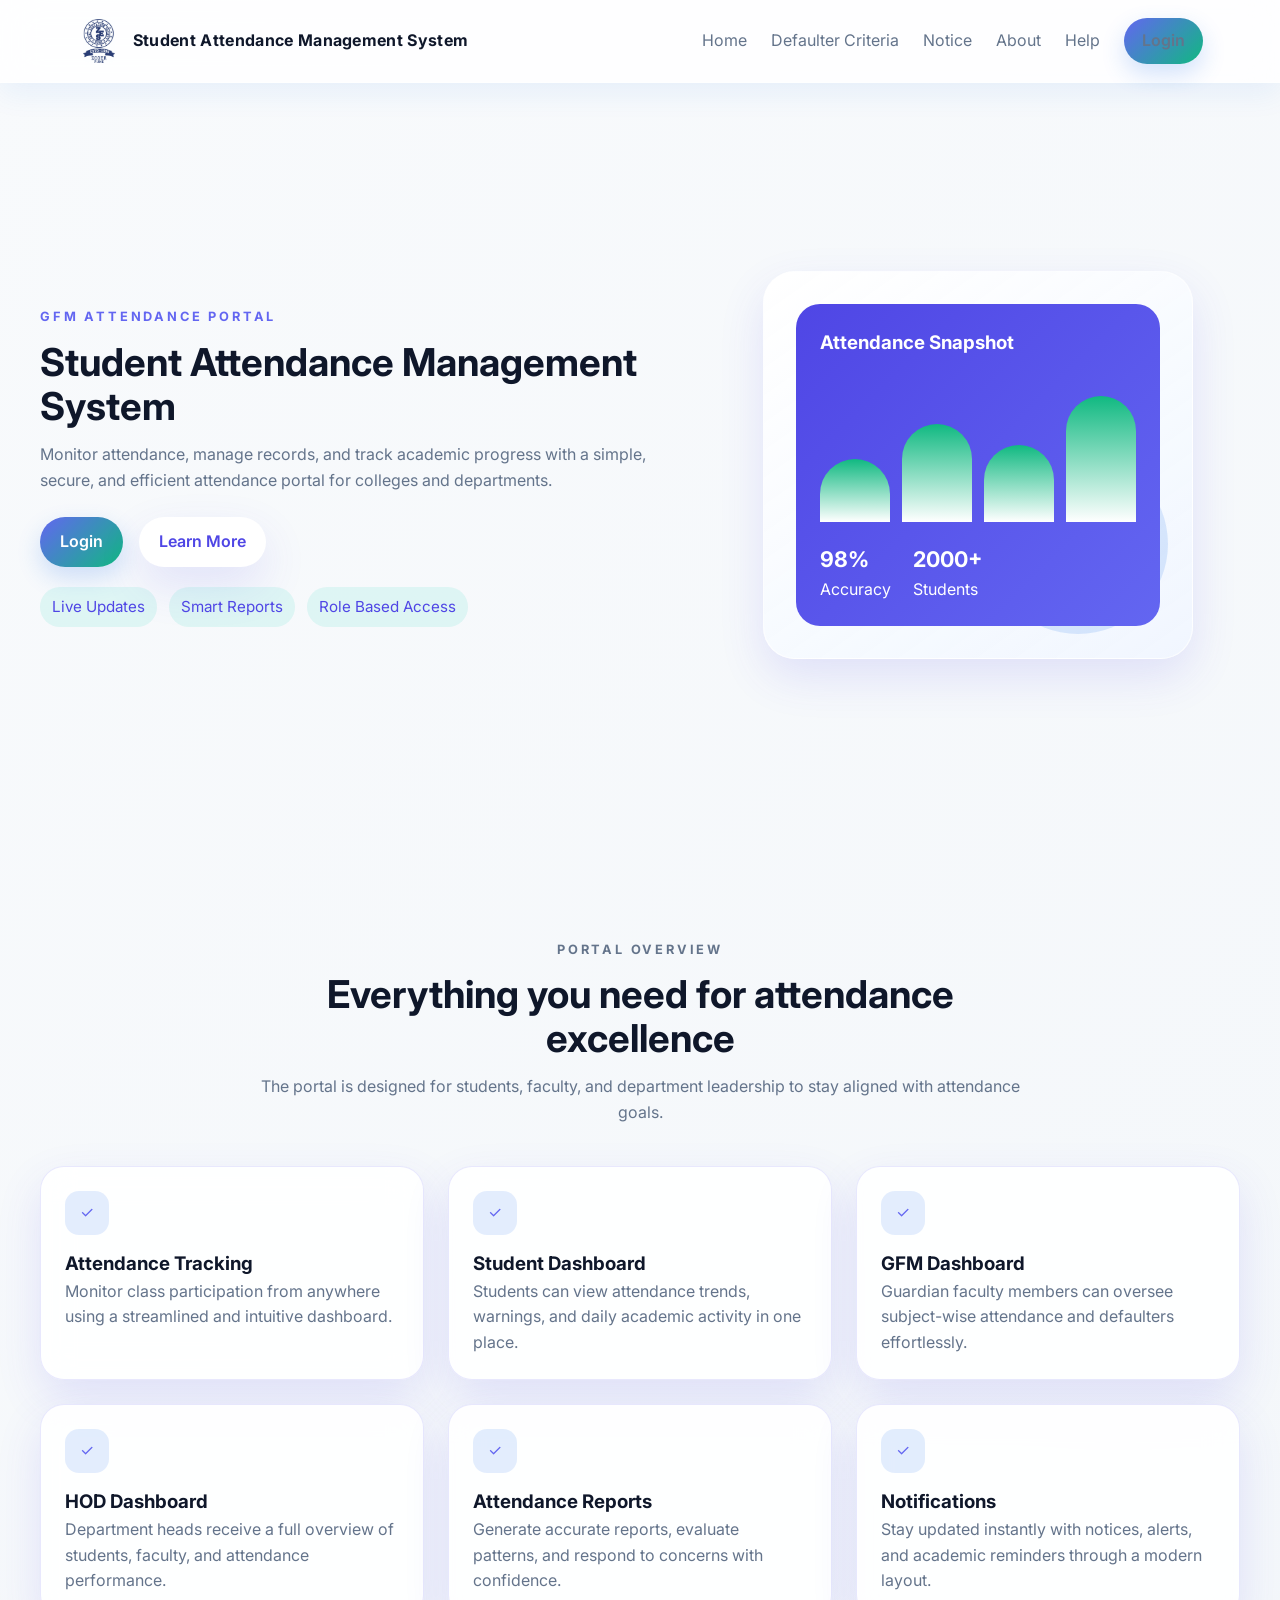
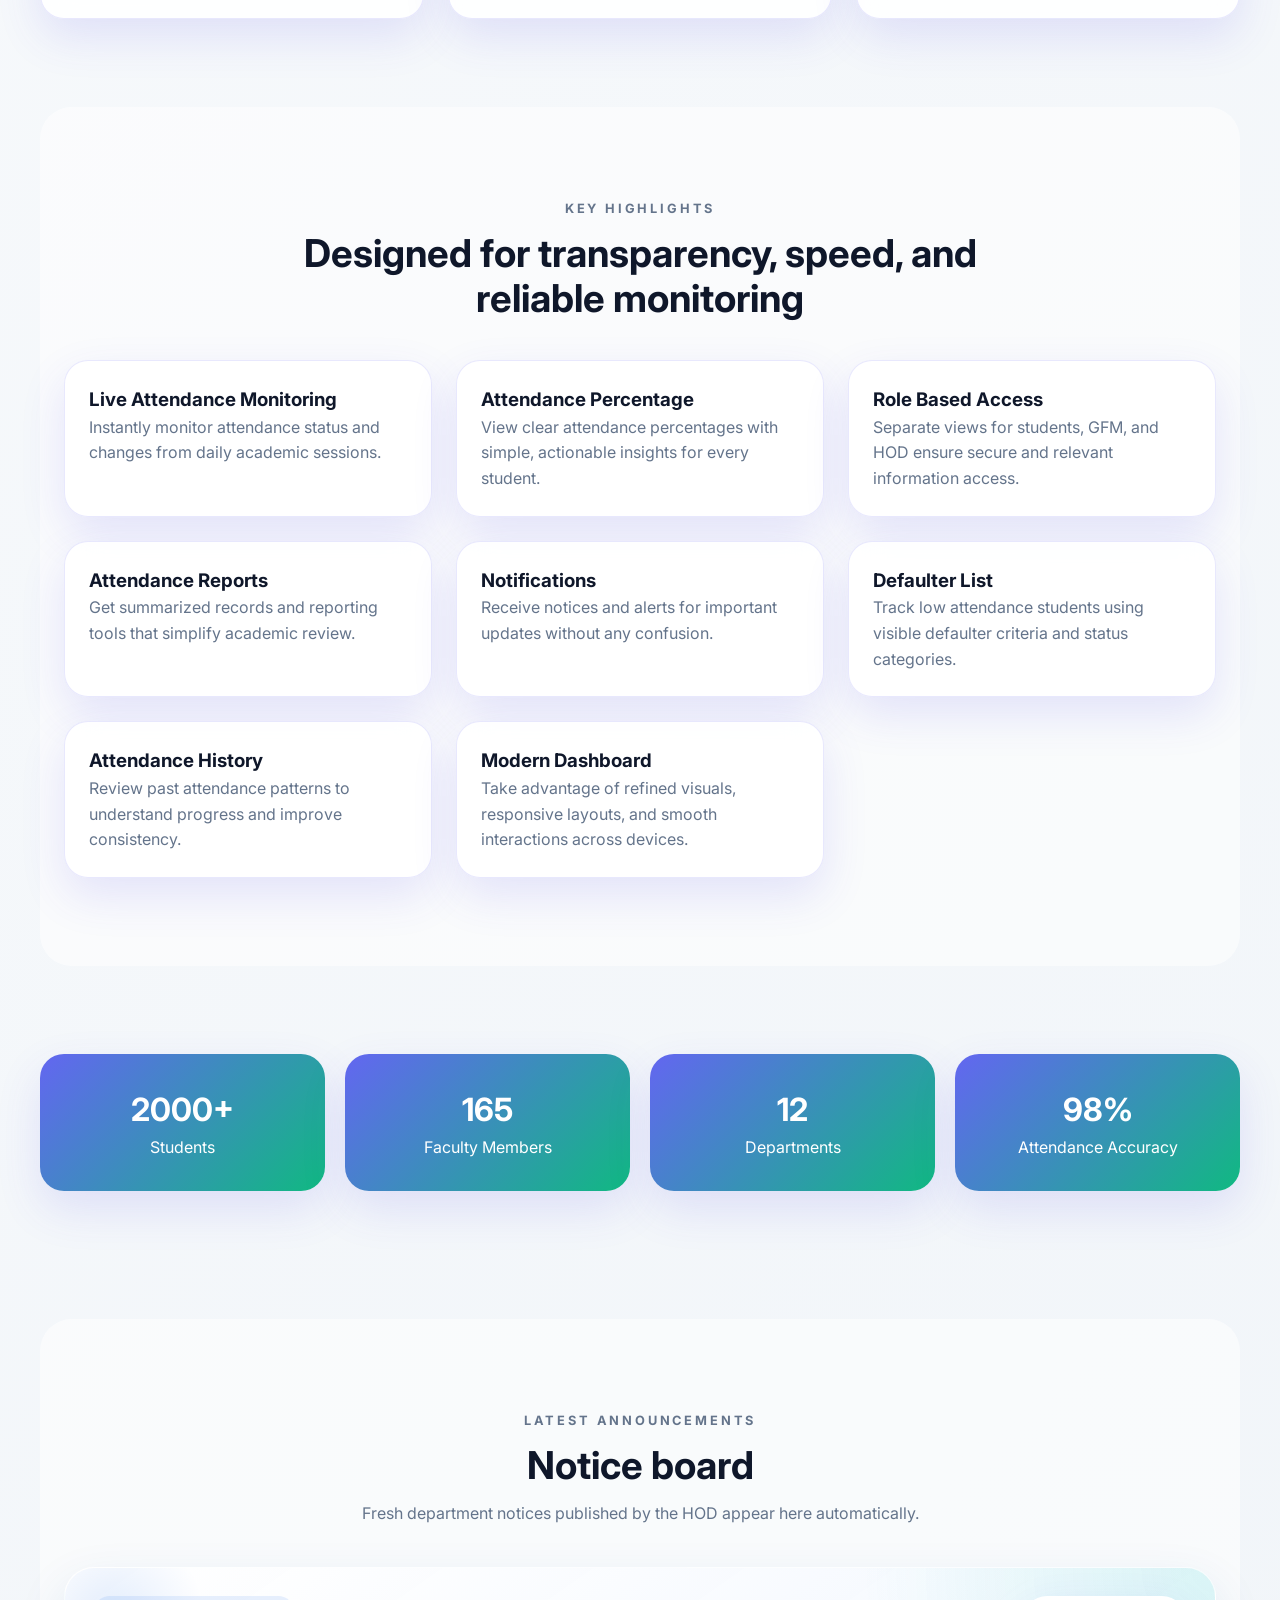
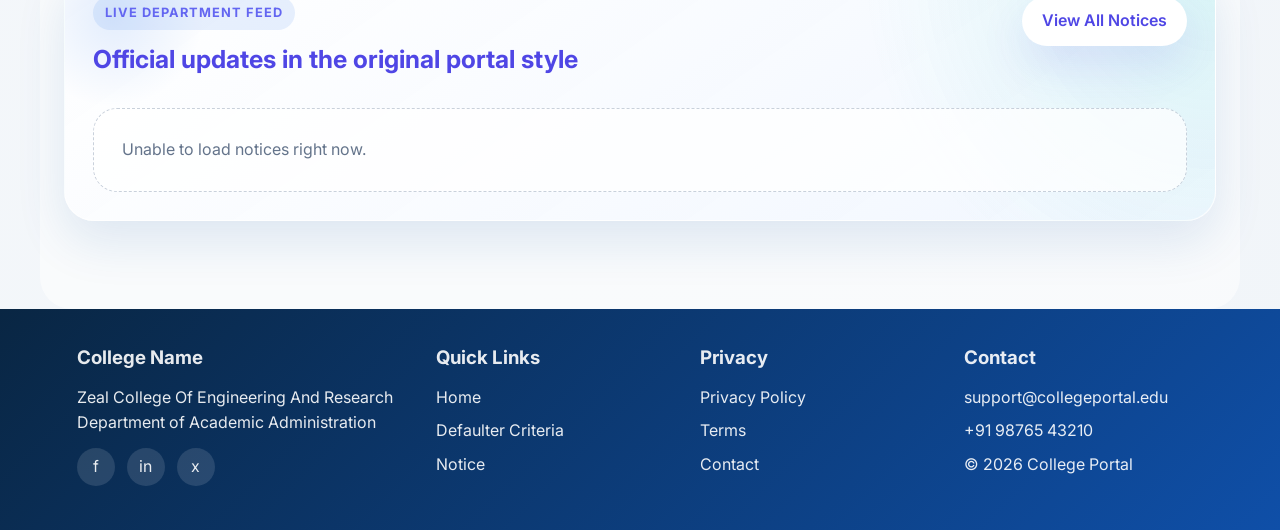
<file: index.html>
<!DOCTYPE html>
<html lang="en">
  <head>
    <meta charset="UTF-8" />
    <meta name="viewport" content="width=device-width, initial-scale=1.0" />
    <title>Student Attendance Management System</title>
    <link rel="stylesheet" href="css/style.css" />
  </head>
  <body data-page="home">
    <header id="site-header"></header>

    <main>
      <section class="hero section">
        <div class="hero-content reveal">
          <p class="eyebrow">GFM Attendance Portal</p>
          <h1>Student Attendance Management System</h1>
          <p class="hero-text">
            Monitor attendance, manage records, and track academic progress with a simple,
            secure, and efficient attendance portal for colleges and departments.
          </p>
          <div class="hero-actions">
            <a class="btn btn-primary" href="login.html">Login</a>
            <a class="btn btn-secondary" href="#about">Learn More</a>
          </div>
          <ul class="hero-badges">
            <li>Live Updates</li>
            <li>Smart Reports</li>
            <li>Role Based Access</li>
          </ul>
        </div>

        <div class="hero-visual reveal">
          <div class="visual-card">
            <div class="visual-ring"></div>
            <div class="visual-panel">
              <h3>Attendance Snapshot</h3>
              <div class="mini-chart">
                <span></span><span></span><span></span><span></span>
              </div>
              <div class="stats-row">
                <div>
                  <strong>98%</strong>
                  <p>Accuracy</p>
                </div>
                <div>
                  <strong>2000+</strong>
                  <p>Students</p>
                </div>
              </div>
            </div>
          </div>
        </div>
      </section>

      <section id="about" class="section">
        <div class="section-heading reveal">
          <p class="eyebrow">Portal Overview</p>
          <h2>Everything you need for attendance excellence</h2>
          <p>
            The portal is designed for students, faculty, and department leadership to stay aligned with attendance goals.
          </p>
        </div>
        <div class="card-grid">
          <article class="info-card reveal">
            <div class="icon">✓</div>
            <h3>Attendance Tracking</h3>
            <p>Monitor class participation from anywhere using a streamlined and intuitive dashboard.</p>
          </article>
          <article class="info-card reveal">
            <div class="icon">✓</div>
            <h3>Student Dashboard</h3>
            <p>Students can view attendance trends, warnings, and daily academic activity in one place.</p>
          </article>
          <article class="info-card reveal">
            <div class="icon">✓</div>
            <h3>GFM Dashboard</h3>
            <p>Guardian faculty members can oversee subject-wise attendance and defaulters effortlessly.</p>
          </article>
          <article class="info-card reveal">
            <div class="icon">✓</div>
            <h3>HOD Dashboard</h3>
            <p>Department heads receive a full overview of students, faculty, and attendance performance.</p>
          </article>
          <article class="info-card reveal">
            <div class="icon">✓</div>
            <h3>Attendance Reports</h3>
            <p>Generate accurate reports, evaluate patterns, and respond to concerns with confidence.</p>
          </article>
          <article class="info-card reveal">
            <div class="icon">✓</div>
            <h3>Notifications</h3>
            <p>Stay updated instantly with notices, alerts, and academic reminders through a modern layout.</p>
          </article>
        </div>
      </section>

      <section class="section section-alt">
        <div class="section-heading reveal">
          <p class="eyebrow">Key Highlights</p>
          <h2>Designed for transparency, speed, and reliable monitoring</h2>
        </div>
        <div class="card-grid feature-grid">
          <article class="feature-card reveal">
            <h3>Live Attendance Monitoring</h3>
            <p>Instantly monitor attendance status and changes from daily academic sessions.</p>
          </article>
          <article class="feature-card reveal">
            <h3>Attendance Percentage</h3>
            <p>View clear attendance percentages with simple, actionable insights for every student.</p>
          </article>
          <article class="feature-card reveal">
            <h3>Role Based Access</h3>
            <p>Separate views for students, GFM, and HOD ensure secure and relevant information access.</p>
          </article>
          <article class="feature-card reveal">
            <h3>Attendance Reports</h3>
            <p>Get summarized records and reporting tools that simplify academic review.</p>
          </article>
          <article class="feature-card reveal">
            <h3>Notifications</h3>
            <p>Receive notices and alerts for important updates without any confusion.</p>
          </article>
          <article class="feature-card reveal">
            <h3>Defaulter List</h3>
            <p>Track low attendance students using visible defaulter criteria and status categories.</p>
          </article>
          <article class="feature-card reveal">
            <h3>Attendance History</h3>
            <p>Review past attendance patterns to understand progress and improve consistency.</p>
          </article>
          <article class="feature-card reveal">
            <h3>Modern Dashboard</h3>
            <p>Take advantage of refined visuals, responsive layouts, and smooth interactions across devices.</p>
          </article>
        </div>
      </section>

      <section class="section stats-section">
        <div class="stats-card reveal">
          <div class="counter" data-target="2000" data-suffix="+">0</div>
          <p>Students</p>
        </div>
        <div class="stats-card reveal">
          <div class="counter" data-target="165">0</div>
          <p>Faculty Members</p>
        </div>
        <div class="stats-card reveal">
          <div class="counter" data-target="12">0</div>
          <p>Departments</p>
        </div>
        <div class="stats-card reveal">
          <div class="counter" data-target="98" data-suffix="%">0</div>
          <p>Attendance Accuracy</p>
        </div>
      </section>

      <section class="section section-alt">
        <div class="section-heading reveal">
          <p class="eyebrow">Latest announcements</p>
          <h2>Notice board</h2>
          <p>Fresh department notices published by the HOD appear here automatically.</p>
        </div>
        <div class="notice-board-shell reveal">
          <div class="notice-board-intro">
            <div>
              <span class="notice-kicker">Live department feed</span>
              <h3>Official updates in the original portal style</h3>
            </div>
            <a class="btn btn-secondary" href="notice.html">View All Notices</a>
          </div>
          <div class="notice-list" id="landingNoticeList" aria-live="polite"></div>
        </div>
      </section>
    </main>

    <footer id="site-footer"></footer>
    <script src="js/script.js"></script>
  </body>
</html>
</file>
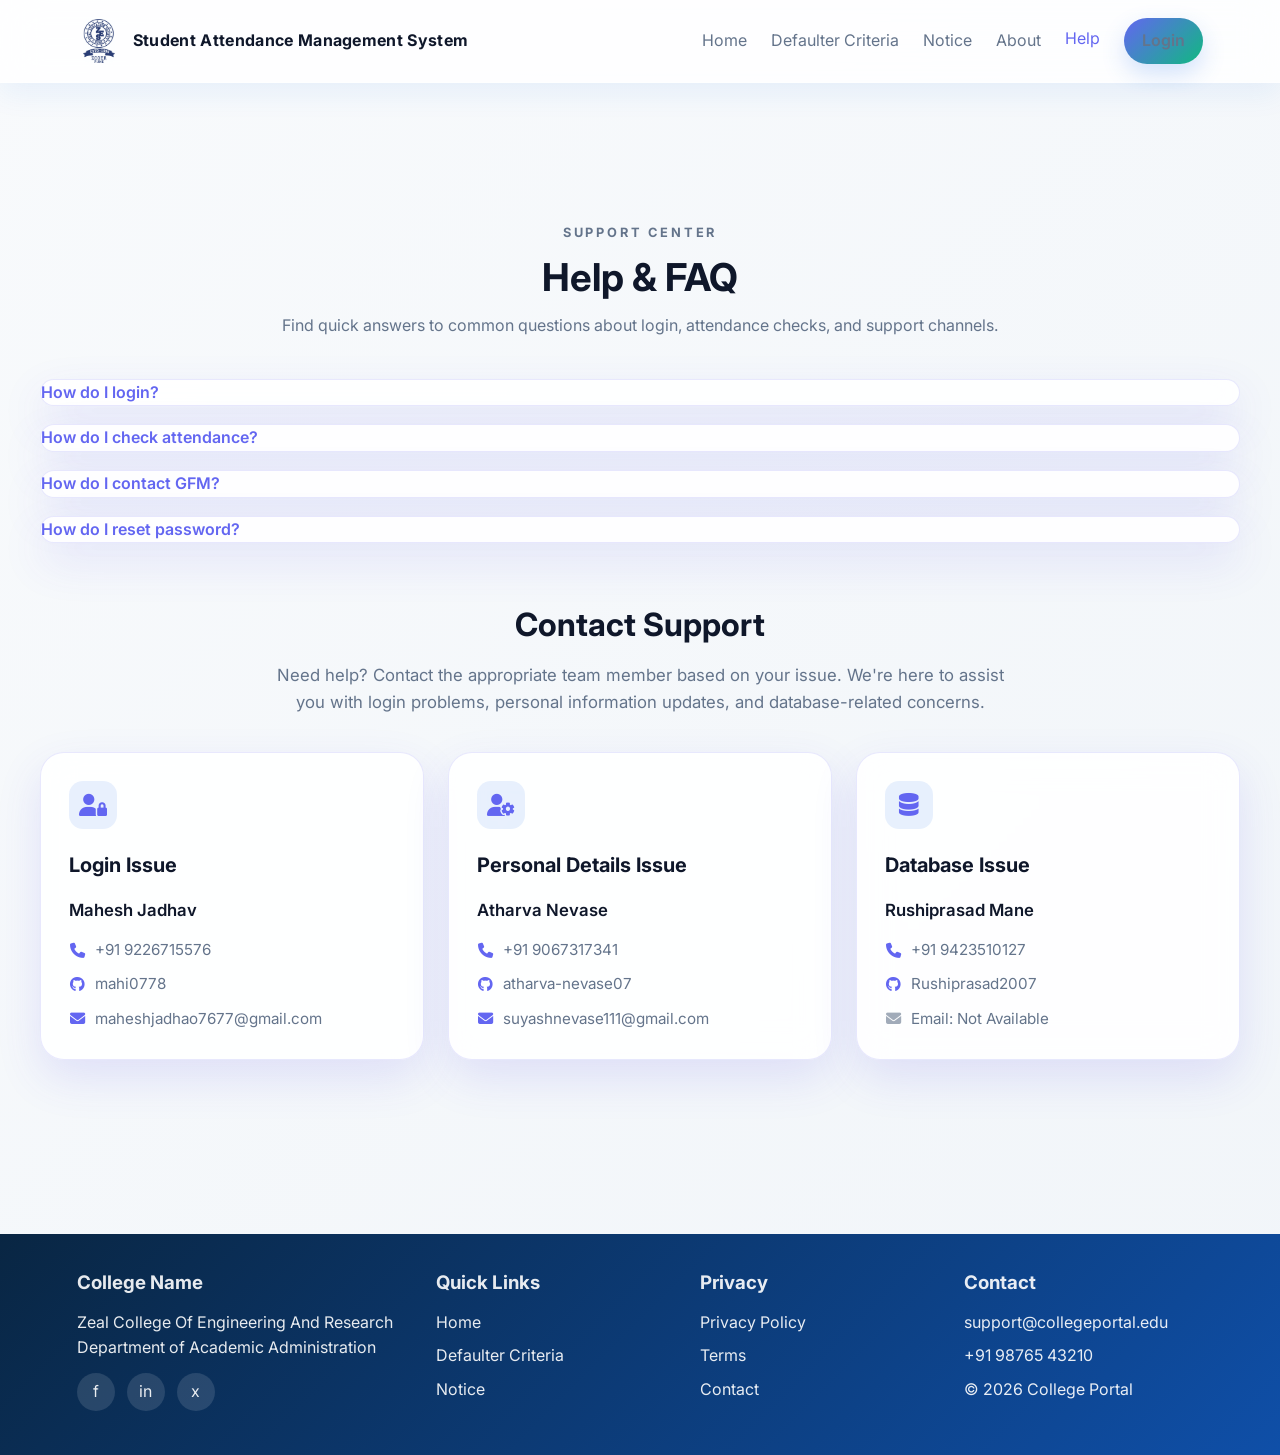
<file: help.html>
<!DOCTYPE html>
<html lang="en">
  <head>
    <meta charset="UTF-8" />
    <meta name="viewport" content="width=device-width, initial-scale=1.0" />
    <title>Help & FAQ</title>
    <link rel="stylesheet" href="css/style.css" />
    <link rel="stylesheet" href="https://cdnjs.cloudflare.com/ajax/libs/font-awesome/6.5.2/css/all.min.css" />
  </head>
  <body data-page="help">
    <header id="site-header"></header>

    <main class="page-shell">
      <section class="section reveal">
        <div class="section-heading">
          <p class="eyebrow">Support Center</p>
          <h1>Help & FAQ</h1>
          <p>Find quick answers to common questions about login, attendance checks, and support channels.</p>
        </div>

        <div class="faq-list">
          <details class="faq-item">
            <summary>How do I login?</summary>
            <p>Open the login page, select your role, and enter your registered email and password to access the portal.</p>
          </details>
          <details class="faq-item">
            <summary>How do I check attendance?</summary>
            <p>Use the dashboard view to review attendance summaries, history records, and recent notices.</p>
          </details>
          <details class="faq-item">
            <summary>How do I contact GFM?</summary>
            <p>Use the support contact information provided below or consult the department office for assistance.</p>
          </details>
          <details class="faq-item">
            <summary>How do I reset password?</summary>
            <p>Use the forgot password option on the login page to begin the reset flow.</p>
          </details>
        </div>

        <div class="support-section reveal">
          <h2 class="support-heading">Contact Support</h2>
          <p class="support-description">
            Need help? Contact the appropriate team member based on your issue. We're here to assist you with login problems, personal information updates, and database-related concerns.
          </p>
          <div class="support-grid">
            <!-- Card 1: Login Issue -->
            <div class="support-card">
              <div class="support-card-icon">
                <i class="fa-solid fa-user-lock"></i>
              </div>
              <h3>Login Issue</h3>
              <div class="support-card-content">
                <p class="support-name">Mahesh Jadhav</p>
                <div class="support-links">
                  <a href="tel:+919226715576" class="support-link">
                    <i class="fa-solid fa-phone"></i> +91 9226715576
                  </a>
                  <a href="https://github.com/mahi0778" target="_blank" rel="noopener noreferrer" class="support-link">
                    <i class="fa-brands fa-github"></i> mahi0778
                  </a>
                  <a href="mailto:maheshjadhao7677@gmail.com" class="support-link">
                    <i class="fa-solid fa-envelope"></i> maheshjadhao7677@gmail.com
                  </a>
                </div>
              </div>
            </div>

            <!-- Card 2: Personal Details Issue -->
            <div class="support-card">
              <div class="support-card-icon">
                <i class="fa-solid fa-user-gear"></i>
              </div>
              <h3>Personal Details Issue</h3>
              <div class="support-card-content">
                <p class="support-name">Atharva Nevase</p>
                <div class="support-links">
                  <a href="tel:+919067317341" class="support-link">
                    <i class="fa-solid fa-phone"></i> +91 9067317341
                  </a>
                  <a href="https://github.com/atharva-nevase07" target="_blank" rel="noopener noreferrer" class="support-link">
                    <i class="fa-brands fa-github"></i> atharva-nevase07
                  </a>
                  <a href="mailto:suyashnevase111@gmail.com" class="support-link">
                    <i class="fa-solid fa-envelope"></i> suyashnevase111@gmail.com
                  </a>
                </div>
              </div>
            </div>

            <!-- Card 3: Database Issue -->
            <div class="support-card">
              <div class="support-card-icon">
                <i class="fa-solid fa-database"></i>
              </div>
              <h3>Database Issue</h3>
              <div class="support-card-content">
                <p class="support-name">Rushiprasad Mane</p>
                <div class="support-links">
                  <a href="tel:+919423510127" class="support-link">
                    <i class="fa-solid fa-phone"></i> +91 9423510127
                  </a>
                  <a href="https://github.com/Rushiprasad2007" target="_blank" rel="noopener noreferrer" class="support-link">
                    <i class="fa-brands fa-github"></i> Rushiprasad2007
                  </a>
                  <span class="support-link muted">
                    <i class="fa-solid fa-envelope"></i> Email: Not Available
                  </span>
                </div>
              </div>
            </div>
          </div>
        </div>
      </section>
    </main>

    <footer id="site-footer"></footer>
    <script src="js/script.js"></script>
  </body>
</html>
</file>
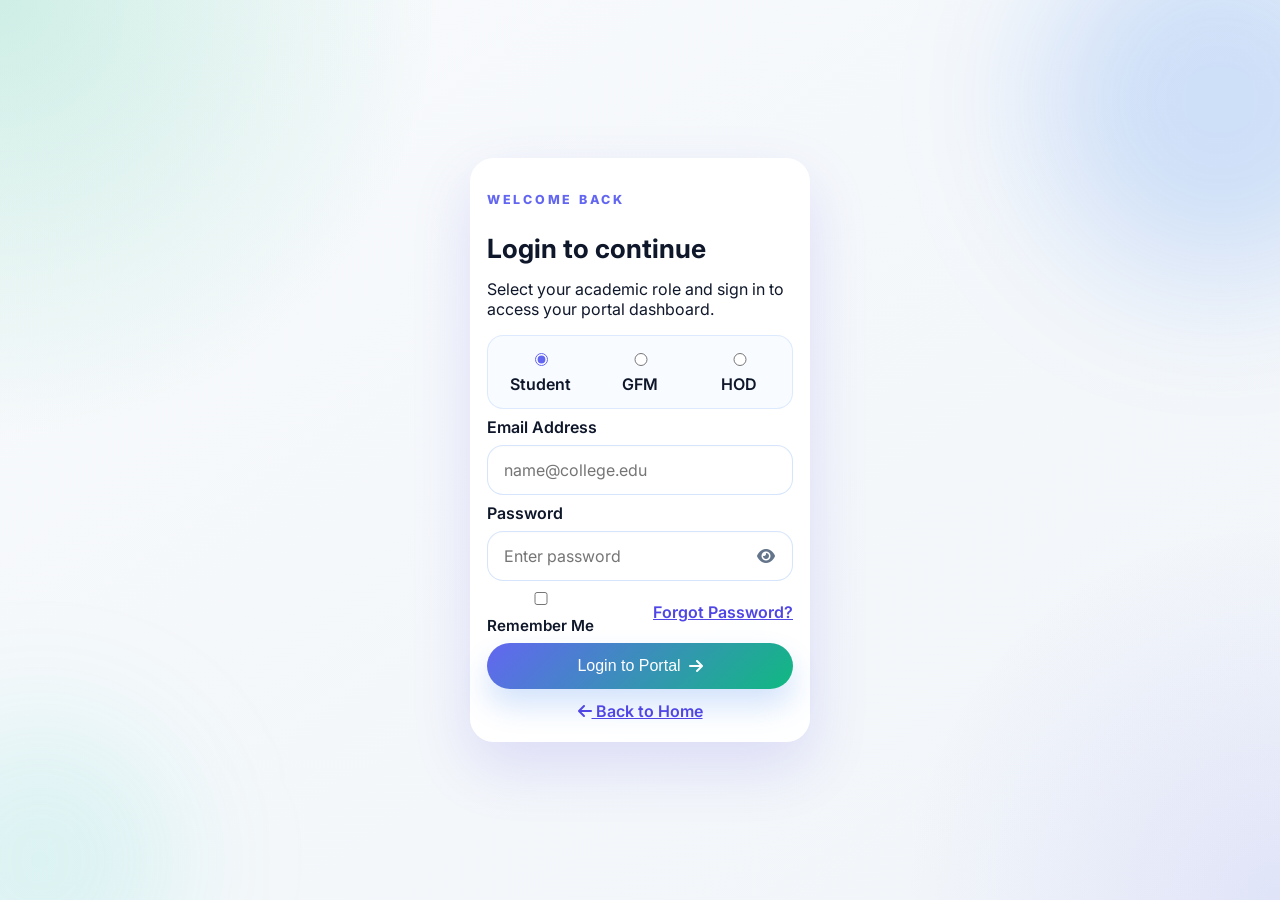
<file: login.html>
<!DOCTYPE html>
<html lang="en">
  <head>
    <meta charset="UTF-8" />
    <meta name="viewport" content="width=device-width, initial-scale=1.0" />
    <title>Login | Student Attendance System</title>
    <link rel="stylesheet" href="https://cdnjs.cloudflare.com/ajax/libs/font-awesome/6.5.2/css/all.min.css" />
    <link rel="stylesheet" href="css/login.css" />
  </head>
  <body>
    <div class="login-shell">
      <div class="login-panel">
        <div class="login-card fade-in delay-1">
          <div class="brand-block">
            <p class="eyebrow">Welcome Back</p>
            <h1>Login to continue</h1>
            <p>Select your academic role and sign in to access your portal dashboard.</p>
          </div>

          <!-- Alert Container for Feedback -->
          <div class="alert-box" id="loginAlert" style="display: none;"></div>

          <form class="login-form fade-in delay-4" id="loginForm" novalidate>
            <div class="role-switcher">
              <label>
                <input type="radio" name="role" value="student" checked />
                <span>Student</span>
              </label>
              <label>
                <input type="radio" name="role" value="gfm" />
                <span>GFM</span>
              </label>
              <label>
                <input type="radio" name="role" value="hod" />
                <span>HOD</span>
              </label>
            </div>

            <label>
              Email Address
              <input type="email" id="email" placeholder="name@college.edu" required />
            </label>

            <label>
              Password
              <div class="password-input-wrapper">
                <input type="password" id="password" placeholder="Enter password" required />
                <button type="button" class="toggle-password-btn" id="togglePassword" aria-label="Toggle Password Visibility">
                  <i class="fa-solid fa-eye" id="eyeIcon"></i>
                </button>
              </div>
            </label>

            <div class="form-row">
              <label class="checkbox-row">
                <input type="checkbox" id="rememberMe" />
                <span>Remember Me</span>
              </label>
              <a href="#" id="forgotPasswordLink">Forgot Password?</a>
            </div>

            <button type="submit" class="btn btn-primary" id="submitBtn">
              <span>Login to Portal</span>
              <i class="fa-solid fa-arrow-right"></i>
            </button>

            <a class="back-link" href="index.html"><i class="fa-solid fa-arrow-left"></i> Back to Home</a>
          </form>
        </div>
      </div>
    </div>

    <!-- Forgot Password Overlay Modal -->
    <div class="modal-overlay" id="forgotModal" style="display: none;">
      <div class="modal-card">
        <button type="button" class="modal-close" id="closeForgotModal" aria-label="Close Modal">&times;</button>
        
        <!-- Direct Reset by ZPRN -->
        <div id="forgotStep1">
          <div class="brand-block">
            <p class="eyebrow">Direct Reset</p>
            <h2>Forgot Password?</h2>
            <p>Enter your registered ZPRN / PRN number and your new password.</p>
          </div>
          <div class="alert-box" id="forgotAlert" style="display: none;"></div>
          <form class="login-form" id="directResetForm" novalidate>
            <label>
              ZPRN / PRN Number
              <input type="text" id="forgotPrnInput" class="modal-input" placeholder="e.g. 125UAM1004" required />
            </label>
            <label>
              New Password
              <input type="password" id="forgotNewPasswordInput" class="modal-input" placeholder="Enter new password" required />
            </label>
            <label>
              Confirm New Password
              <input type="password" id="forgotConfirmPasswordInput" class="modal-input" placeholder="Confirm new password" required />
            </label>
            <button type="submit" class="btn btn-primary" style="margin-top: 6px;">
              <span>Reset Password</span>
              <i class="fa-solid fa-key"></i>
            </button>
          </form>
        </div>

        <!-- Step 2: Confirmation -->
        <div id="forgotStep3" style="display: none; text-align: center; padding: 12px 0;">
          <div class="success-icon-badge">
            <i class="fa-solid fa-circle-check"></i>
          </div>
          <h2 style="margin: 12px 0 8px;">Password Reset Successful!</h2>
          <p style="color: var(--muted); margin-bottom: 24px;">Your password has been updated. You can now log in using your new password.</p>
          <button type="button" class="btn btn-primary" id="finishResetBtn" style="width: 100%;">
            <span>Back to Login</span>
            <i class="fa-solid fa-arrow-right"></i>
          </button>
        </div>
      </div>
    </div>

    <script src="js/login.js"></script>
  </body>
</html>
</file>
<file: css/style.css>
@import url('https://fonts.googleapis.com/css2?family=Inter:wght@300;400;500;600;700&display=swap');

:root {
  --primary: #6366f1;
  --primary-dark: #4f46e5;
  --accent: #10b981;
  --text: #0f172a;
  --muted: #64748b;
  --soft: #f8fafc;
  --white: #ffffff;
  --border: rgba(99, 102, 241, 0.15);
  --shadow: 0 18px 45px rgba(79, 70, 229, 0.13);
}

* {
  box-sizing: border-box;
  margin: 0;
  padding: 0;
}

html {
  scroll-behavior: smooth;
}

body {
  font-family: 'Inter', system-ui, -apple-system, BlinkMacSystemFont, "Segoe UI", Roboto, sans-serif;
  color: var(--text);
  background: linear-gradient(135deg, #f8fafc 0%, #f1f5f9 100%);
  line-height: 1.6;
}

a {
  color: inherit;
  text-decoration: none;
}

img {
  max-width: 100%;
  display: block;
}

.navbar {
  position: sticky;
  top: 0;
  z-index: 1000;
  display: flex;
  align-items: center;
  justify-content: space-between;
  padding: 18px 6%;
  background: rgba(255, 255, 255, 0.82);
  backdrop-filter: blur(18px);
  border-bottom: 1px solid rgba(255, 255, 255, 0.35);
  box-shadow: 0 10px 30px rgba(31, 111, 235, 0.08);
}

.brand {
  display: flex;
  align-items: center;
  gap: 12px;
  font-weight: 700;
  letter-spacing: 0.02em;
}

.brand-mark {
  width: 44px;
  height: 44px;
  border-radius: 14px;
  display: grid;
  place-items: center;
  background: linear-gradient(135deg, var(--primary), var(--accent));
  color: var(--white);
  box-shadow: var(--shadow);
}

.nav-links {
  display: flex;
  gap: 24px;
  align-items: center;
}

.nav-links a {
  color: var(--muted);
  transition: color 0.25s ease, transform 0.25s ease;
}

.nav-links a:hover,
.nav-links a.active {
  color: var(--primary);
  transform: translateY(-2px);
}

.nav-btn {
  padding: 10px 18px;
  border-radius: 999px;
  background: linear-gradient(135deg, var(--primary), var(--accent));
  color: var(--white);
  font-weight: 600;
  box-shadow: 0 10px 25px rgba(31, 111, 235, 0.2);
  transition: transform 0.25s ease, box-shadow 0.25s ease;
}

.nav-btn:hover {
  transform: translateY(-2px);
  box-shadow: 0 14px 30px rgba(31, 111, 235, 0.3);
}

.menu-toggle {
  display: none;
  border: 0;
  background: var(--white);
  padding: 10px 12px;
  border-radius: 10px;
  box-shadow: var(--shadow);
  cursor: pointer;
}

main {
  width: min(1200px, calc(100% - 32px));
  margin: 0 auto;
}

.section {
  padding: 88px 0;
}

.hero {
  display: grid;
  grid-template-columns: 1.1fr 0.9fr;
  gap: 36px;
  align-items: center;
  min-height: 85vh;
}

.eyebrow {
  display: inline-block;
  letter-spacing: 0.22em;
  text-transform: uppercase;
  font-size: 0.8rem;
  font-weight: 700;
  color: var(--primary);
  margin-bottom: 12px;
}

.hero h1,
.section-heading h1,
.section-heading h2 {
  font-size: clamp(2rem, 3vw, 3rem);
  line-height: 1.15;
  margin-bottom: 14px;
}

.hero-text,
.section-heading p,
.info-card p,
.feature-card p,
.notice-card p,
.about-card p,
.contact-card p,
.faq-item p,
.criteria-card span,
.table-card td,
.table-card th {
  color: var(--muted);
}

.hero-actions {
  display: flex;
  gap: 16px;
  margin: 24px 0 20px;
  flex-wrap: wrap;
}

.btn {
  display: inline-flex;
  align-items: center;
  justify-content: center;
  padding: 12px 20px;
  border-radius: 999px;
  font-weight: 600;
  transition: transform 0.25s ease, box-shadow 0.25s ease;
}

.btn:hover {
  transform: translateY(-2px);
}

.btn-primary {
  background: linear-gradient(135deg, var(--primary), var(--accent));
  color: var(--white);
  box-shadow: 0 10px 25px rgba(31, 111, 235, 0.2);
}

.btn-secondary {
  background: var(--white);
  color: var(--primary-dark);
  box-shadow: var(--shadow);
}

.hero-badges {
  list-style: none;
  display: flex;
  flex-wrap: wrap;
  gap: 12px;
  margin-top: 18px;
}

.hero-badges li {
  padding: 8px 12px;
  border-radius: 999px;
  background: rgba(45, 212, 191, 0.12);
  color: var(--primary-dark);
  font-size: 0.95rem;
}

.hero-visual {
  display: flex;
  justify-content: center;
}

.visual-card {
  position: relative;
  width: min(100%, 430px);
  padding: 32px;
  border-radius: 32px;
  background: linear-gradient(145deg, rgba(255,255,255,0.95), rgba(240,246,255,0.85));
  box-shadow: var(--shadow);
  border: 1px solid rgba(255,255,255,0.7);
  overflow: hidden;
}

.visual-ring {
  position: absolute;
  inset: auto 24px 24px auto;
  width: 180px;
  height: 180px;
  border-radius: 50%;
  border: 22px solid rgba(31, 111, 235, 0.14);
  border-top-color: var(--primary);
  animation: spin 8s linear infinite;
}

.visual-panel {
  position: relative;
  background: linear-gradient(135deg, var(--primary-dark), var(--primary));
  color: var(--white);
  border-radius: 24px;
  padding: 24px;
  min-height: 280px;
}

.mini-chart {
  display: flex;
  align-items: flex-end;
  gap: 12px;
  height: 140px;
  margin: 24px 0 20px;
}

.mini-chart span {
  flex: 1;
  background: linear-gradient(180deg, var(--accent), white);
  border-radius: 999px 999px 8px 8px;
  animation: rise 1.2s ease both;
}

.mini-chart span:nth-child(1) { height: 45%; }
.mini-chart span:nth-child(2) { height: 70%; }
.mini-chart span:nth-child(3) { height: 55%; }
.mini-chart span:nth-child(4) { height: 90%; }

.stats-row {
  display: flex;
  gap: 22px;
}

.stats-row strong {
  font-size: 1.35rem;
}

.section-alt {
  background: rgba(255, 255, 255, 0.55);
  border-radius: 32px;
  padding: 88px 24px;
}

.section-heading {
  text-align: center;
  max-width: 760px;
  margin: 0 auto 40px;
}

.card-grid {
  display: grid;
  grid-template-columns: repeat(3, minmax(0, 1fr));
  gap: 24px;
}

.info-card,
.feature-card,
.notice-card,
.about-card,
.faq-item,
.contact-card,
.table-card,
.criteria-card,
.dash-card,
.panel-card {
  background: rgba(255, 255, 255, 0.9);
  border: 1px solid var(--border);
  border-radius: 24px;
  box-shadow: var(--shadow);
  backdrop-filter: blur(16px);
  transition: transform 0.25s ease, box-shadow 0.25s ease;
}

.info-card,
.feature-card,
.notice-card,
.about-card,
.contact-card,
.criteria-card,
.dash-card,
.panel-card {
  padding: 24px;
}

.info-card:hover,
.feature-card:hover,
.notice-card:hover,
.about-card:hover,
.dash-card:hover,
.panel-card:hover {
  transform: translateY(-6px);
  box-shadow: 0 24px 50px rgba(15, 79, 168, 0.16);
}

.icon {
  width: 44px;
  height: 44px;
  display: grid;
  place-items: center;
  border-radius: 14px;
  color: var(--primary);
  background: rgba(31, 111, 235, 0.12);
  margin-bottom: 14px;
}

.stats-section {
  display: grid;
  grid-template-columns: repeat(4, minmax(0, 1fr));
  gap: 20px;
  margin-bottom: 40px;
}

.stats-card {
  padding: 30px 20px;
  text-align: center;
  border-radius: 24px;
  background: linear-gradient(135deg, var(--primary), var(--accent));
  color: var(--white);
  box-shadow: var(--shadow);
}

.counter {
  font-size: 2rem;
  font-weight: 700;
}

.page-shell {
  padding: 48px 0 86px;
}

.criteria-grid {
  display: grid;
  grid-template-columns: repeat(3, minmax(0, 1fr));
  gap: 20px;
}

.criteria-card {
  text-align: center;
}

.criteria-card.success {
  border-left: 6px solid #22c55e;
}

.criteria-card.warning {
  border-left: 6px solid #facc15;
}

.criteria-card.danger {
  border-left: 6px solid #ef4444;
}

.table-card {
  padding: 24px;
  overflow-x: auto;
}

table {
  width: 100%;
  border-collapse: collapse;
}

th,
td {
  padding: 14px 12px;
  border-bottom: 1px solid rgba(31, 111, 235, 0.12);
  text-align: left;
}

.notice-list,
.faq-list,
.about-layout {
  display: grid;
  gap: 18px;
}

.notice-board-shell {
  position: relative;
  padding: 28px;
  border-radius: 30px;
  background:
    radial-gradient(circle at top right, rgba(45, 212, 191, 0.14), transparent 30%),
    linear-gradient(145deg, rgba(255,255,255,0.94), rgba(240,246,255,0.9));
  border: 1px solid rgba(255,255,255,0.75);
  box-shadow: 0 20px 50px rgba(15, 79, 168, 0.12);
  overflow: hidden;
}

.notice-board-shell::before {
  content: "";
  position: absolute;
  inset: 0 auto auto 0;
  width: 190px;
  height: 190px;
  border-radius: 50%;
  background: radial-gradient(circle, rgba(31, 111, 235, 0.12), transparent 68%);
  transform: translate(-25%, -25%);
  pointer-events: none;
}

.notice-board-intro {
  position: relative;
  z-index: 1;
  display: flex;
  align-items: flex-start;
  justify-content: space-between;
  gap: 18px;
  margin-bottom: 22px;
  flex-wrap: wrap;
}

.notice-board-intro h3 {
  font-size: clamp(1.2rem, 2vw, 1.55rem);
  margin-bottom: 6px;
  color: var(--primary-dark);
}

.notice-kicker {
  display: inline-flex;
  align-items: center;
  gap: 8px;
  margin-bottom: 10px;
  padding: 7px 12px;
  border-radius: 999px;
  background: rgba(31, 111, 235, 0.1);
  color: var(--primary);
  font-size: 0.8rem;
  font-weight: 700;
  letter-spacing: 0.08em;
  text-transform: uppercase;
}

.empty-state {
  padding: 28px;
  border-radius: 24px;
  border: 1px dashed rgba(148, 163, 184, 0.5);
  background: rgba(255,255,255,0.72);
  color: var(--muted);
}

.notice-cta-row {
  margin-top: 24px;
  align-items: center;
}

.notice-meta {
  display: flex;
  justify-content: space-between;
  align-items: center;
  gap: 12px;
  margin-bottom: 10px;
  flex-wrap: wrap;
}

.notice-target {
  display: inline-flex;
  align-items: center;
  width: fit-content;
  margin: 0 0 12px;
  padding: 6px 10px;
  border-radius: 999px;
  background: rgba(37, 99, 235, 0.1);
  color: var(--primary);
  font-size: 0.78rem;
  font-weight: 700;
}

.notice-stream-card {
  position: relative;
  overflow: hidden;
  background: linear-gradient(180deg, rgba(255,255,255,0.98), rgba(244,248,255,0.92));
}

.notice-stream-card::after {
  content: "";
  position: absolute;
  inset: 0 auto 0 0;
  width: 5px;
  background: linear-gradient(180deg, var(--primary), var(--accent));
}

.notice-heading-block {
  display: grid;
  gap: 10px;
}

.notice-type-badge {
  display: inline-flex;
  width: fit-content;
  align-items: center;
  padding: 6px 10px;
  border-radius: 999px;
  background: rgba(45, 212, 191, 0.14);
  color: var(--primary-dark);
  font-size: 0.78rem;
  font-weight: 700;
}

.notice-message {
  min-height: 76px;
}

.notice-footer {
  display: flex;
  align-items: center;
  justify-content: space-between;
  gap: 12px;
  margin-top: 18px;
  padding-top: 16px;
  border-top: 1px solid rgba(31, 111, 235, 0.1);
  color: var(--muted);
  font-size: 0.9rem;
  flex-wrap: wrap;
}

.notice-author,
.notice-status {
  display: inline-flex;
  align-items: center;
  gap: 8px;
}

.notice-status {
  color: var(--primary);
  font-weight: 600;
}

.notice-card a,
.faq-item summary {
  color: var(--primary);
  font-weight: 600;
}

.faq-item summary {
  cursor: pointer;
  list-style: none;
}

.faq-item[open] summary {
  margin-bottom: 10px;
}

footer {
  padding: 34px 6% 44px;
  background: linear-gradient(135deg, #092643, #0f4fa8);
  color: rgba(255,255,255,0.9);
}

.footer-grid {
  display: grid;
  grid-template-columns: 1.4fr 1fr 1fr 1fr;
  gap: 24px;
}

.footer-grid h3 {
  margin-bottom: 12px;
}

.footer-grid ul {
  list-style: none;
}

.footer-grid li + li {
  margin-top: 8px;
}

.socials {
  display: flex;
  gap: 12px;
  margin-top: 12px;
}

.socials a {
  width: 38px;
  height: 38px;
  border-radius: 50%;
  display: grid;
  place-items: center;
  background: rgba(255,255,255,0.12);
}

.reveal {
  opacity: 0;
  transform: translateY(18px);
  transition: opacity 0.6s ease, transform 0.6s ease;
}

.reveal.visible {
  opacity: 1;
  transform: translateY(0);
}

@keyframes spin {
  from { transform: rotate(0deg); }
  to { transform: rotate(360deg); }
}

@keyframes rise {
  from { transform: scaleY(0.2); transform-origin: bottom; opacity: 0.3; }
  to { transform: scaleY(1); transform-origin: bottom; opacity: 1; }
}

@media (max-width: 960px) {
  .hero,
  .card-grid,
  .stats-section,
  .criteria-grid,
  .footer-grid {
    grid-template-columns: 1fr 1fr;
  }

  .hero {
    min-height: auto;
  }
}

@media (max-width: 760px) {
  .navbar {
    padding: 16px 20px;
  }

  .menu-toggle {
    display: inline-flex;
  }

  .nav-links {
    position: absolute;
    top: 72px;
    left: 20px;
    right: 20px;
    display: none;
    flex-direction: column;
    background: rgba(255,255,255,0.95);
    padding: 18px;
    border-radius: 18px;
    box-shadow: var(--shadow);
  }

  .nav-links.open {
    display: flex;
  }

  .hero,
  .card-grid,
  .stats-section,
  .criteria-grid,
  .footer-grid {
    grid-template-columns: 1fr;
  }

  .section {
    padding: 70px 0;
  }

  .section-alt {
    padding: 70px 20px;
  }

  .notice-board-shell {
    padding: 20px;
    border-radius: 24px;
  }

  .notice-board-intro {
    margin-bottom: 18px;
  }

  .notice-footer {
    align-items: flex-start;
  }
}

/* Contact Support Section & Grid Layout */
.support-section {
  margin-top: 56px;
  text-align: center;
}

.support-heading {
  margin-bottom: 12px;
  font-size: clamp(1.8rem, 2.5vw, 2.5rem);
  font-weight: 700;
  color: var(--text);
}

.support-description {
  max-width: 760px;
  margin: 0 auto 36px;
  color: var(--muted);
  font-size: 1.05rem;
}

.support-grid {
  display: grid;
  grid-template-columns: repeat(3, 1fr);
  gap: 24px;
  text-align: left;
}

.support-card {
  background: rgba(255, 255, 255, 0.9);
  border: 1px solid var(--border);
  border-radius: 24px;
  box-shadow: var(--shadow);
  backdrop-filter: blur(16px);
  padding: 28px;
  display: flex;
  flex-direction: column;
  height: 100%;
  transition: transform 0.25s ease, box-shadow 0.25s ease;
}

.support-card:hover {
  transform: translateY(-6px);
  box-shadow: 0 24px 50px rgba(15, 79, 168, 0.16);
}

.support-card-icon {
  width: 48px;
  height: 48px;
  display: grid;
  place-items: center;
  border-radius: 14px;
  background: rgba(31, 111, 235, 0.1);
  color: var(--primary);
  font-size: 1.4rem;
  margin-bottom: 20px;
}

.support-card h3 {
  font-size: 1.25rem;
  font-weight: 700;
  color: var(--text);
  margin-bottom: 16px;
}

.support-card-content {
  display: flex;
  flex-direction: column;
  flex-grow: 1;
}

.support-name {
  font-weight: 600;
  color: var(--text);
  font-size: 1.05rem;
  margin-bottom: 14px;
}

.support-links {
  display: flex;
  flex-direction: column;
  gap: 10px;
  margin-top: auto;
}

.support-link {
  display: flex;
  align-items: center;
  gap: 10px;
  font-size: 0.95rem;
  color: var(--muted);
  transition: color 0.2s ease, transform 0.2s ease;
}

.support-link i {
  width: 16px;
  text-align: center;
  color: var(--primary);
}

.support-link:hover:not(.muted) {
  color: var(--primary);
  transform: translateX(4px);
}

.support-link.muted {
  cursor: default;
}

.support-link.muted i {
  color: var(--muted);
  opacity: 0.6;
}

@media (max-width: 960px) {
  .support-grid {
    grid-template-columns: repeat(2, 1fr);
  }
}

@media (max-width: 760px) {
  .support-grid {
    grid-template-columns: 1fr;
  }
}
</file>
<file: css/login.css>
@import url('https://fonts.googleapis.com/css2?family=Inter:wght@300;400;500;600;700&display=swap');

:root {
  --primary: #6366f1;
  --primary-dark: #4f46e5;
  --accent: #10b981;
  --text: #0f172a;
  --muted: #64748b;
  --soft: #f8fafc;
  --white: #ffffff;
  --border: rgba(99, 102, 241, 0.16);
  --shadow: 0 24px 60px rgba(79, 70, 229, 0.15);
}

* {
  box-sizing: border-box;
}

html,
body {
  min-height: 100%;
}

body {
  margin: 0;
  font-family: 'Inter', system-ui, -apple-system, BlinkMacSystemFont, "Segoe UI", Roboto, sans-serif;
  color: var(--text);
  background: radial-gradient(circle at top left, rgba(16, 185, 129, 0.18), transparent 28%),
    radial-gradient(circle at bottom right, rgba(99, 102, 241, 0.12), transparent 24%),
    linear-gradient(145deg, #f8fafc 0%, #f1f5f9 100%);
}

body::before,
body::after {
  content: "";
  position: fixed;
  z-index: -1;
  border-radius: 50%;
  filter: blur(70px);
}

body::before {
  width: 360px;
  height: 360px;
  background: rgba(31, 111, 235, 0.18);
  top: -80px;
  right: -120px;
}

body::after {
  width: 260px;
  height: 260px;
  background: rgba(45, 212, 191, 0.14);
  bottom: -90px;
  left: -90px;
}

.login-shell {
  min-height: 100vh;
  display: grid;
  place-items: center;
  padding: 20px 12px;
}

.login-panel {
  width: min(340px, 100%);
}

.visual-card {
  width: 100%;
  max-width: 360px;
  padding: 20px;
  border-radius: 26px;
  background: linear-gradient(145deg, rgba(255, 255, 255, 0.9), rgba(236, 244, 255, 0.95));
  border: 1px solid rgba(255, 255, 255, 0.75);
  box-shadow: var(--shadow);
  position: relative;
}

.visual-card::before {
  content: "";
  position: absolute;
  inset: 0;
  border-radius: inherit;
  background: radial-gradient(circle at top right, rgba(45, 212, 191, 0.18), transparent 28%);
  pointer-events: none;
}

.visual-tag {
  display: inline-flex;
  align-items: center;
  gap: 10px;
  padding: 10px 14px;
  border-radius: 999px;
  background: rgba(31, 111, 235, 0.12);
  color: var(--primary-dark);
  font-weight: 700;
  margin-bottom: 24px;
  position: relative;
  z-index: 1;
}

.mini-chart {
  position: relative;
  display: flex;
  align-items: flex-end;
  gap: 14px;
  height: 150px;
  margin-bottom: 28px;
  z-index: 1;
}

.mini-chart span {
  flex: 1;
  border-radius: 999px 999px 12px 12px;
  background: linear-gradient(180deg, var(--accent), rgba(255,255,255,0.9));
  animation: rise 1s ease both;
}

.mini-chart span:nth-child(1) { height: 42%; }
.mini-chart span:nth-child(2) { height: 78%; }
.mini-chart span:nth-child(3) { height: 57%; }
.mini-chart span:nth-child(4) { height: 92%; }

.visual-stats {
  display: flex;
  gap: 24px;
  justify-content: space-between;
  position: relative;
  z-index: 1;
}

.visual-stats strong {
  display: block;
  font-size: 1.65rem;
}

.visual-stats p {
  margin: 6px 0 0;
  color: var(--muted);
}

.login-card {
  width: 100%;
  min-width: 0;
  padding: 20px 16px;
  border-radius: 24px;
  background: rgba(255, 255, 255, 0.92);
  border: 1px solid rgba(255, 255, 255, 0.7);
  box-shadow: var(--shadow);
  backdrop-filter: blur(18px);
}

.brand-block {
  margin-bottom: 14px;
}

.brand-block .eyebrow {
  display: inline-flex;
  letter-spacing: 0.22em;
  text-transform: uppercase;
  font-size: 0.78rem;
  font-weight: 800;
  color: var(--primary);
  margin-bottom: 10px;
}

.brand-block h1 {
  font-size: clamp(1.35rem, 3vw, 1.65rem);
  line-height: 1.08;
  margin-bottom: 10px;
}

.login-form {
  display: grid;
  gap: 8px;
}

.role-switcher {
  display: grid;
  grid-template-columns: repeat(3, minmax(0, 1fr));
  gap: 6px;
  background: #f8fbff;
  border: 1px solid rgba(31, 111, 235, 0.12);
  border-radius: 16px;
  padding: 6px;
}

.role-switcher label {
  display: flex;
  align-items: center;
  justify-content: center;
  gap: 6px;
  padding: 8px 10px;
  border-radius: 14px;
  cursor: pointer;
  font-weight: 600;
  color: var(--muted);
  transition: background 0.25s ease, color 0.25s ease, transform 0.25s ease;
}

.role-switcher input {
  accent-color: var(--primary);
}

.role-switcher input:checked + span,
.role-switcher input:checked ~ span {
  color: var(--text);
}

.role-switcher input:checked {
  position: relative;
}

.role-switcher input:checked::before {
  content: "";
}

.role-switcher label:hover {
  transform: translateY(-1px);
}

.login-form label {
  display: grid;
  gap: 8px;
  font-weight: 600;
  color: var(--text);
}

.login-form input[type="email"],
.login-form input[type="password"],
.login-form input[type="text"],
.modal-input {
  width: 100%;
  border: 1.5px solid rgba(31, 111, 235, 0.2);
  border-radius: 16px;
  padding: 14px 16px;
  font-size: 0.95rem;
  font-family: inherit;
  color: var(--text);
  background: #f8fafc;
  box-shadow: inset 0 1px 2px rgba(0, 0, 0, 0.02);
  transition: all 0.25s ease;
  appearance: none;
  -webkit-appearance: none;
}

.login-form input:focus,
.modal-input:focus {
  outline: none;
  background: #ffffff;
  border-color: var(--primary);
  box-shadow: 0 0 0 4px rgba(31, 111, 235, 0.12);
}

.form-row {
  display: flex;
  align-items: center;
  justify-content: space-between;
  gap: 12px;
  flex-wrap: wrap;
}

.checkbox-row {
  display: inline-flex;
  align-items: center;
  gap: 10px;
  color: var(--muted);
  font-size: 0.95rem;
}

.login-form a {
  color: var(--primary-dark);
  font-weight: 600;
}

.login-form a:hover {
  text-decoration: underline;
}

.btn {
  display: inline-flex;
  align-items: center;
  justify-content: center;
  width: 100%;
  padding: 10px 14px;
  border: none;
  border-radius: 999px;
  font-size: 1rem;
  cursor: pointer;
  transition: transform 0.25s ease, box-shadow 0.25s ease, background 0.25s ease;
}

.btn-primary {
  background: linear-gradient(135deg, var(--primary), var(--accent));
  color: var(--white);
  box-shadow: 0 16px 30px rgba(31, 111, 235, 0.2);
}

.btn-primary:hover {
  transform: translateY(-2px);
  box-shadow: 0 18px 34px rgba(31, 111, 235, 0.25);
}

.back-link {
  display: inline-block;
  text-align: center;
  margin-top: 4px;
  color: var(--muted);
  font-weight: 600;
}

.back-link:hover {
  color: var(--primary-dark);
}

@media (max-width: 980px) {
  .login-panel {
    width: min(360px, 100%);
  }
}

@media (max-width: 700px) {
  .login-card {
    padding: 22px 18px;
  }

  .role-switcher {
    grid-template-columns: 1fr;
  }
}

.fade-in {
  opacity: 0;
  transform: translateY(12px);
  animation: fadeUp 0.7s ease forwards;
}

.fade-in.delay-1 { animation-delay: 0.1s; }
.fade-in.delay-2 { animation-delay: 0.2s; }
.fade-in.delay-3 { animation-delay: 0.3s; }
.fade-in.delay-4 { animation-delay: 0.4s; }

@keyframes fadeUp {
  to {
    opacity: 1;
    transform: translateY(0);
  }
}

.login-form input[type="email"],
.login-form input[type="password"] {
  width: 100%;
  border: 1px solid rgba(31, 111, 235, 0.18);
  border-radius: 16px;
  padding: 14px 16px;
  font-size: 1rem;
  color: var(--text);
  background: #ffffff;
  transition: border-color 0.25s ease, box-shadow 0.25s ease;
}

.login-form input:focus {
  outline: none;
  border-color: var(--primary);
  box-shadow: 0 0 0 4px rgba(31, 111, 235, 0.1);
}

.form-row {
  display: flex;
  align-items: center;
  justify-content: space-between;
  gap: 12px;
  flex-wrap: wrap;
}

.checkbox-row {
  display: inline-flex;
  align-items: center;
  gap: 10px;
  color: var(--muted);
  font-size: 0.95rem;
}

.login-form a {
  color: var(--primary-dark);
  font-weight: 600;
}

.login-form a:hover {
  text-decoration: underline;
}

.btn {
  display: inline-flex;
  align-items: center;
  justify-content: center;
  width: 100%;
  padding: 14px 18px;
  border: none;
  border-radius: 999px;
  font-size: 1rem;
  cursor: pointer;
  transition: transform 0.25s ease, box-shadow 0.25s ease, background 0.25s ease;
}

.btn-primary {
  background: linear-gradient(135deg, var(--primary), var(--accent));
  color: var(--white);
  box-shadow: 0 16px 30px rgba(31, 111, 235, 0.2);
}

.btn-primary:hover {
  transform: translateY(-2px);
  box-shadow: 0 18px 34px rgba(31, 111, 235, 0.25);
}

.back-link {
  display: inline-block;
  text-align: center;
  margin-top: 4px;
  color: var(--muted);
  font-weight: 600;
}

.back-link:hover {
  color: var(--primary-dark);
}

@media (max-width: 700px) {
  .login-card {
    padding: 28px 22px;
  }

  .role-switcher {
    grid-template-columns: 1fr;
  }
}

/* Demo Toolbar & Quick Fill Chips */
.demo-toolbar {
  background: #f0f6ff;
  border: 1px dashed rgba(31, 111, 235, 0.25);
  border-radius: 14px;
  padding: 10px 12px;
  margin-bottom: 12px;
}

.demo-label {
  display: block;
  font-size: 0.78rem;
  font-weight: 700;
  color: var(--primary-dark);
  margin-bottom: 6px;
  text-transform: uppercase;
  letter-spacing: 0.05em;
}

.demo-chips {
  display: flex;
  gap: 6px;
  flex-wrap: wrap;
}

.demo-chip {
  background: #ffffff;
  border: 1px solid rgba(31, 111, 235, 0.2);
  color: var(--primary-dark);
  font-size: 0.82rem;
  font-weight: 600;
  padding: 5px 10px;
  border-radius: 999px;
  cursor: pointer;
  display: inline-flex;
  align-items: center;
  gap: 4px;
  transition: all 0.2s ease;
}

.demo-chip:hover {
  background: var(--primary);
  color: #ffffff;
  border-color: var(--primary);
  transform: translateY(-1px);
}

/* Alert Box for Feedback Messages */
.alert-box {
  padding: 10px 14px;
  border-radius: 12px;
  font-size: 0.88rem;
  font-weight: 600;
  margin-bottom: 12px;
  line-height: 1.4;
  animation: fadeUp 0.3s ease;
}

.alert-box.alert-error {
  background: #fff0f0;
  color: #d32f2f;
  border: 1px solid rgba(211, 47, 47, 0.25);
}

.alert-box.alert-success {
  background: #edf7ed;
  color: #2e7d32;
  border: 1px solid rgba(46, 125, 50, 0.25);
}

/* Password Input Wrapper & Toggle Button */
.password-input-wrapper {
  position: relative;
  display: flex;
  align-items: center;
}

.password-input-wrapper input {
  padding-right: 44px !important;
}

.toggle-password-btn {
  position: absolute;
  right: 12px;
  background: none;
  border: none;
  color: var(--muted);
  cursor: pointer;
  padding: 6px;
  font-size: 1rem;
  display: flex;
  align-items: center;
  justify-content: center;
  transition: color 0.2s ease;
}

.toggle-password-btn:hover {
  color: var(--primary);
}

.btn-primary {
  gap: 8px;
}

/* Modal Overlay & Card Styles */
.modal-overlay {
  position: fixed;
  inset: 0;
  z-index: 1000;
  background: rgba(15, 23, 42, 0.65);
  backdrop-filter: blur(10px);
  display: grid;
  place-items: center;
  padding: 20px;
  animation: fadeIn 0.25s ease;
}

.modal-card {
  width: min(380px, 100%);
  background: #ffffff;
  border-radius: 24px;
  padding: 28px 24px;
  box-shadow: 0 24px 60px rgba(15, 79, 168, 0.25);
  position: relative;
  border: 1px solid rgba(255, 255, 255, 0.8);
  animation: scaleUp 0.3s cubic-bezier(0.16, 1, 0.3, 1);
}

.modal-close {
  position: absolute;
  top: 14px;
  right: 18px;
  background: rgba(31, 111, 235, 0.08);
  border: none;
  width: 32px;
  height: 32px;
  border-radius: 50%;
  font-size: 1.25rem;
  color: var(--muted);
  cursor: pointer;
  display: flex;
  align-items: center;
  justify-content: center;
  transition: all 0.2s ease;
}

.modal-close:hover {
  background: rgba(31, 111, 235, 0.16);
  color: var(--text);
}

.success-icon-badge {
  font-size: 3.5rem;
  color: #10b981;
  margin-top: 10px;
}

@keyframes scaleUp {
  from {
    opacity: 0;
    transform: scale(0.92);
  }
  to {
    opacity: 1;
    transform: scale(1);
  }
}
</file>
